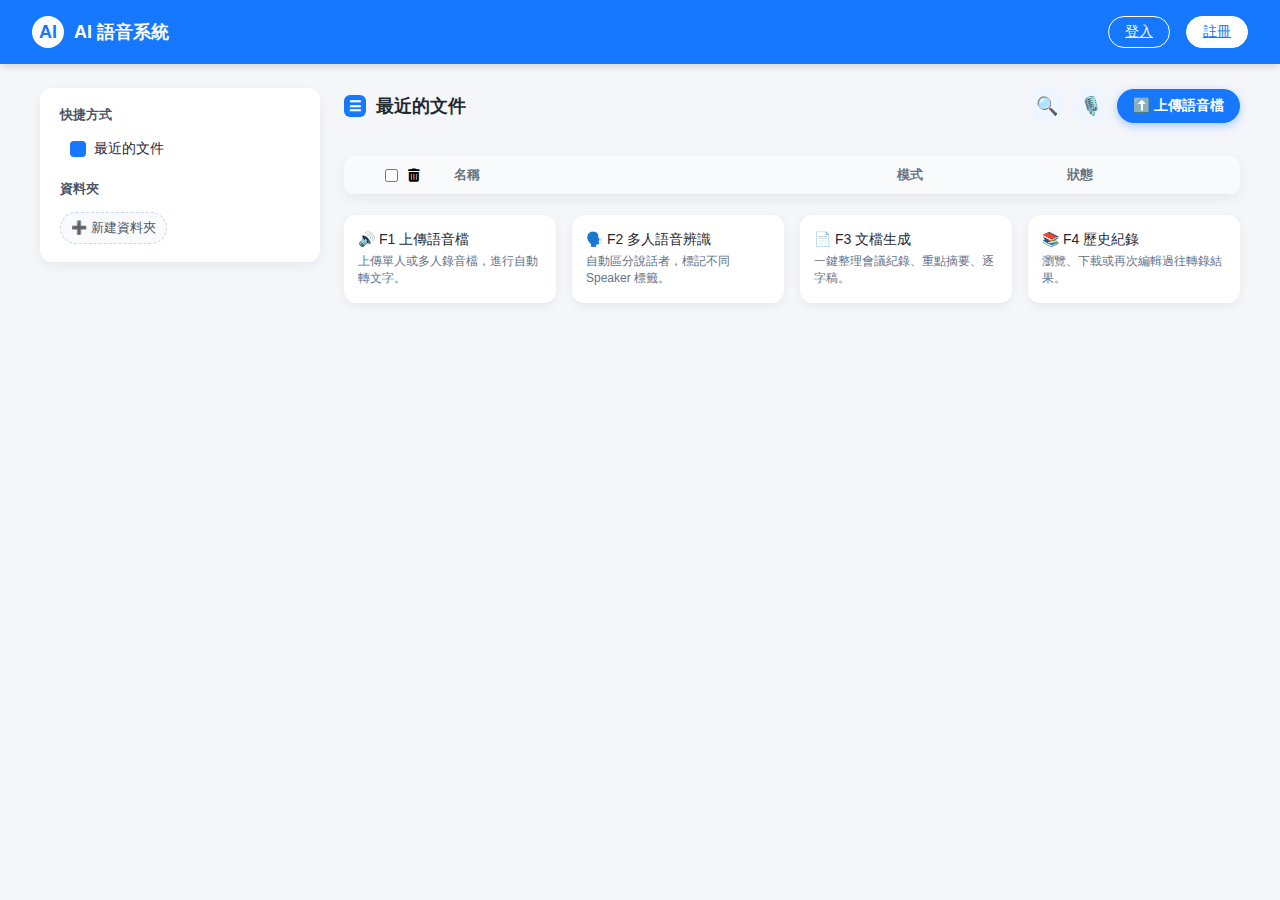
<file: final/final/index.html>
<!DOCTYPE html>
<html lang="zh-Hant">
<head>
  <meta charset="UTF-8" />
  <meta name="viewport" content="width=device-width, initial-scale=1.0" />
  <title>主介面 Dashboard</title>
  <link rel="stylesheet" href="https://cdnjs.cloudflare.com/ajax/libs/font-awesome/6.4.0/css/all.min.css">
  <link rel="stylesheet" href="style.css" />
</head>
<body>
  <!-- 頂部導覽列 -->
  <header class="topbar">
    <div class="topbar-left">
      <div class="logo-dot">AI</div>
      <div>AI 語音系統</div>
    </div>
    <div class="topbar-right">
      <a href="login.html" class="auth-btn">登入</a>
      <a href="register.html" class="auth-btn auth-btn--primary">註冊</a>
    </div>
  </header>

  <!-- 主內容布局 -->
  <main class="layout">
    <!-- 左側：快捷方式 / 資料夾 -->
    <aside class="left-panel">
      <section class="card">
        <div class="section-label">快捷方式</div>
        <div class="shortcut-item">
          <span class="shortcut-dot"></span>
          <span>最近的文件</span>
        </div>

        <div class="section-label section-label--spaced">資料夾</div>
        <button class="folder-new">
          ➕ 新建資料夾
        </button>
      </section>
    </aside>

    <!-- 右側主內容 -->
    <section class="content-panel">
      <!-- 標題列＋工具列 -->
      <div class="content-header">
        <div class="content-header-left">
          <span class="icon">☰</span>
          <span>最近的文件</span>
        </div>
        <div class="content-header-right">
          <button class="icon-btn" id = "search-icon-btn" style = "cursor:pointer;" aria-label="搜尋">🔍</button>
          <button class="icon-btn" id="recordBtn" aria-label="錄音">🎙️</button>
          <button class="toolbar-btn" id = "upload-trigger-btn">⬆️ 上傳語音檔</button>
        </div>
      </div>

      <!-- 文件清單 -->
      <section class="card file-list-card">
        <!-- 標題列 -->
		<div class="file-header-row">
			
			<div class="file-col file-col-checkbox">
				<div class="header-action-wrapper" style="display: flex; gap: 10px; align-items: center;">
					<input type="checkbox" id="select-all-checkbox" style="cursor: pointer;">
					<button id="delete-trigger-btn" style="border: none; background: transparent; cursor: pointer;">
						<i class="fas fa-trash-alt"></i>
					</button>
				</div>
			</div>

			<div class="file-col file-col-name file-col-name-header">名稱</div>
			<div class="file-col file-col-mode">模式</div>
			<div class="file-col file-col-status">狀態</div>
			<div class="file-col file-col-more"></div>
		</div>
		
        <table class="file-table">
			<thead>
				</thead>

			<tbody id="file-list-body">
				<tr class="file-item"></tr>
			</tbody>
		</table>
      </section>

      <!-- 下方功能卡 F1~F4（保留快速入口，如果不需要可以整段刪掉） -->
      <section class="feature-grid">
        <div class="feature-card">
          <div>🔊 F1 上傳語音檔</div>
          <div class="feature-tag">上傳單人或多人錄音檔，進行自動轉文字。</div>
        </div>
        <div class="feature-card">
          <div>🗣️ F2 多人語音辨識</div>
          <div class="feature-tag">自動區分說話者，標記不同 Speaker 標籤。</div>
        </div>
        <div class="feature-card">
          <div>📄 F3 文檔生成</div>
          <div class="feature-tag">一鍵整理會議紀錄、重點摘要、逐字稿。</div>
        </div>
        <div class="feature-card">
          <div>📚 F4 歷史紀錄</div>
          <div class="feature-tag">瀏覽、下載或再次編輯過往轉錄結果。</div>
        </div>
      </section>
    </section>
  </main>

  <!-- 錄音 Modal -->
  <div id="recordModal" class="modal-overlay">
    <div class="modal" role="dialog" aria-modal="true" aria-labelledby="recordModalTitle">
      <div class="modal-header">
        <div class="modal-title" id="recordModalTitle">
          <span class="modal-mic-icon">🎙️</span>
          <span>錄音</span>
        </div>
        <button class="modal-close-btn" id="closeRecordModal" aria-label="關閉">
          ✕
        </button>
      </div>

      <!-- 錄音畫面區塊 -->
      <div class="record-visual">
        <div class="record-status">
          <span class="record-dot"></span>
          <span>正在錄音</span>
        </div>
      </div>

      <!-- 語言選擇 -->
      <div class="modal-section">
        <label class="modal-label" for="record-lang">音訊語言</label>
        <div class="modal-select-wrapper">
          <select id="record-lang" class="modal-select">
            <option>繁體中文 🇹🇼</option>
            <option>English 🇺🇸</option>
            <option>日本語 🇯🇵</option>
          </select>
        </div>
      </div>

      <!-- 轉錄按鈕 -->
      <div class="modal-actions">
        <button class="primary-btn modal-main-btn" type="button">
          轉錄
        </button>
      </div>

      <!-- 底部暫停錄音 -->
      <div class="modal-footer-row">
        <button class="text-btn" type="button">
          ⏸ 暫停錄音
        </button>
      </div>
    </div>
  </div>
  
  <!--搜尋Modal-->
	<div id="full-screen-search-modal" style="display: none;">
        <div class="modal-content search-box-style">
            <input type="text" id="modal-search-input" placeholder="搜尋檔案..." class="modal-search-input">
            <button id="close-modal-btn" class="close-button">×</button>
        </div>
    </div>
	
	
	
	<!--上傳Modal-->
	<div id="upload-modal" style="display: none;">
		<div class="modal-content search-box-style upload-modal-size">
			
			<div style="display: flex; justify-content: space-between; width: 100%; margin-bottom: 20px;">
				<h3 style="margin: 0; font-size: 20px;">上傳新檔案</h3>
				<button id="close-upload-btn" style="background: none; border: none; font-size: 24px; cursor: pointer;">×</button>
			</div>

			<div style="width: 100%; border: 2px dashed #007bff; background-color: #f8f9fa; padding: 30px; display: flex; flex-direction: column; align-items: center; margin-bottom: 20px; border-radius: 8px;">
				<i class="fas fa-cloud-upload-alt" style="font-size: 40px; color: #007bff; margin-bottom: 10px;"></i>
				<p style="margin: 0; color: #666;">點擊選擇檔案</p>
				<input type="file" id="file-input" style="margin-top: 15px;">
			</div>

			<button id="confirm-upload-btn" style="width: 100%; background-color: #007bff; color: white; padding: 12px; border: none; border-radius: 5px; cursor: pointer; font-size: 16px;">
				開始上傳
			</button>
		</div>
	</div>
	
	<script src = "record_voice.js"></script>
	<script src = "search.js"></script>
	<script src = "upload.js"></script>
	<script src = "select.js"></script>
	<script src = "delete.js"></script>
	
</body>
</html>
</file>
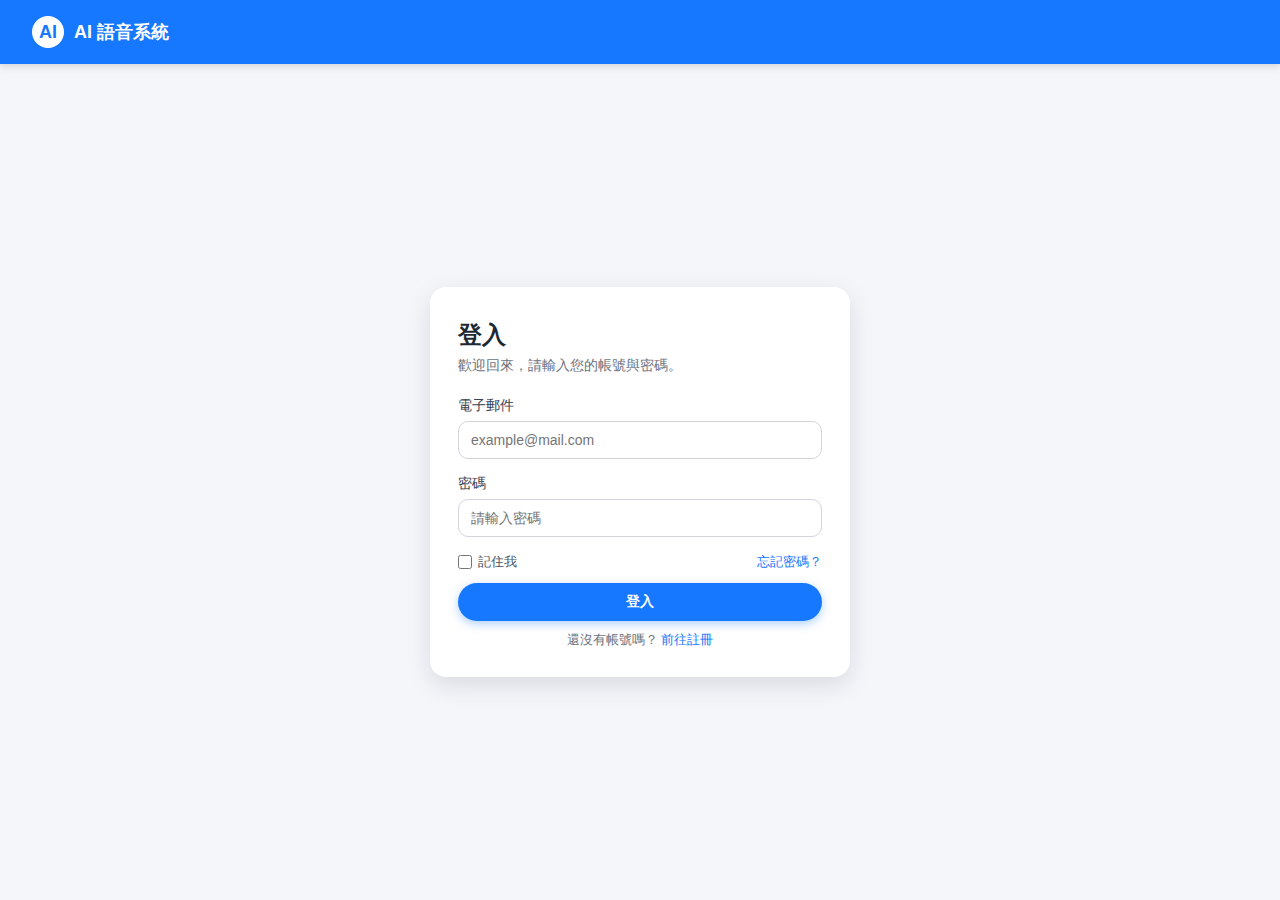
<file: final/final/login.html>
<!DOCTYPE html>
<html lang="zh-Hant">
<head>
  <meta charset="UTF-8" />
  <meta name="viewport" content="width=device-width, initial-scale=1.0" />
  <title>登入 - AI 語音系統</title>
  <link rel="stylesheet" href="style.css" />
</head>
<body>
  <!-- 頂部導覽列 -->
  <header class="topbar">
    <div class="topbar-left">
      <div class="logo-dot">AI</div>
      <div>AI 語音系統</div>
    </div>
    <div class="topbar-right">
     
    </div>
  </header>

  <!-- 置中登入卡片 -->
  <main class="auth-page-main">
    <section class="auth-card">
      <h1 class="auth-title">登入</h1>
      <p class="auth-subtitle">歡迎回來，請輸入您的帳號與密碼。</p>

      <form action="#" method="post" class="auth-form">
        <div class="form-group">
          <label for="login-email">電子郵件</label>
          <input type="email" id="login-email" name="email" placeholder="example@mail.com" required />
        </div>

        <div class="form-group">
          <label for="login-password">密碼</label>
          <input type="password" id="login-password" name="password" placeholder="請輸入密碼" required />
        </div>

        <div class="form-extra-row">
          <label class="checkbox-label">
            <input type="checkbox" name="remember" />
            <span>記住我</span>
          </label>
          <a href="#" class="link-text">忘記密碼？</a>
        </div>

        <div class="auth-actions">
          <button type="submit" class="primary-btn">登入</button>
          <p class="auth-footer-text">
            還沒有帳號嗎？
            <a href="register.html" class="link-text">前往註冊</a>
          </p>
        </div>
      </form>
    </section>
  </main>
</body>
</html>
</file>
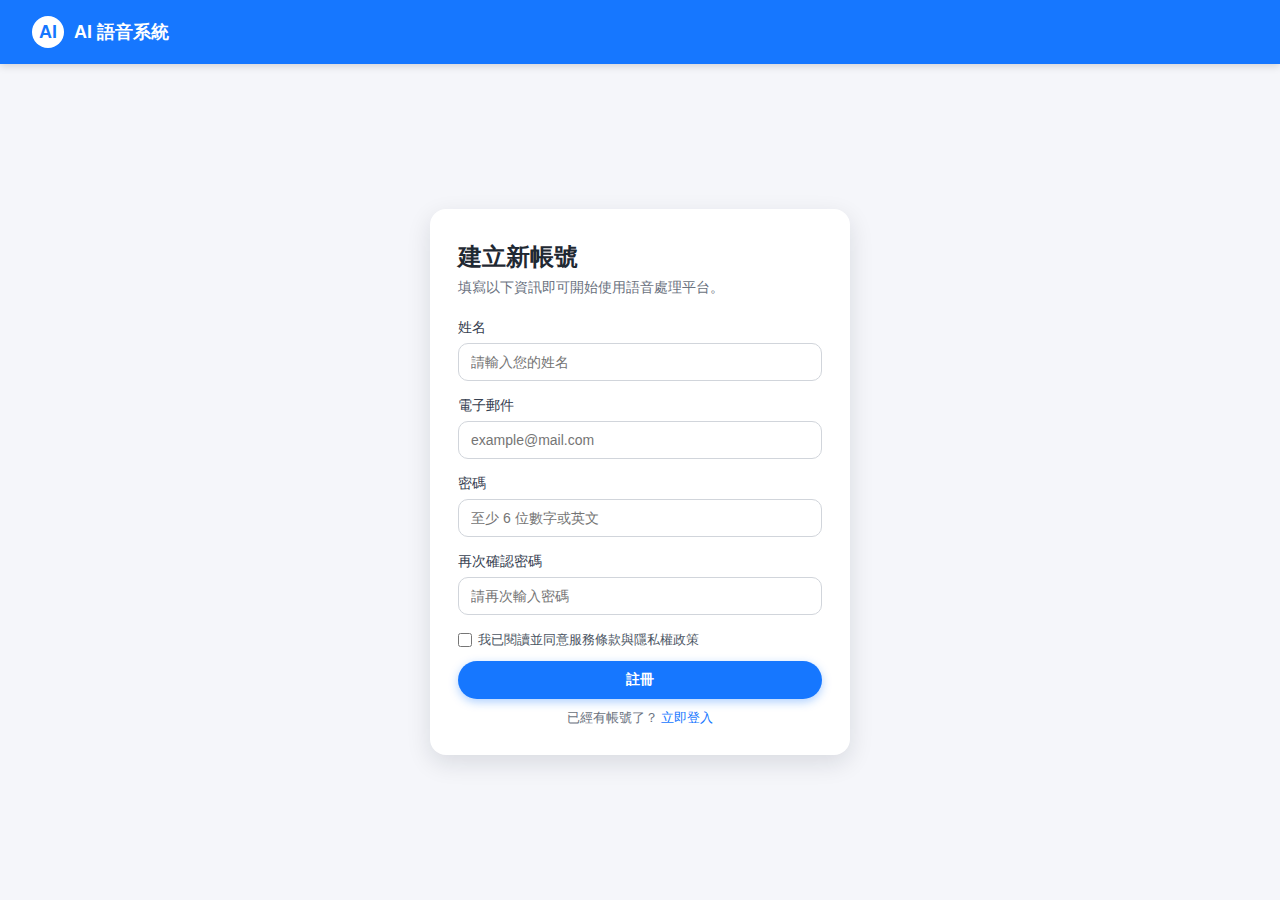
<file: final/final/register.html>
<!DOCTYPE html>
<html lang="zh-Hant">
<head>
  <meta charset="UTF-8" />
  <meta name="viewport" content="width=device-width, initial-scale=1.0" />
  <title>註冊 - AI 語音系統</title>
  <link rel="stylesheet" href="style.css" />
</head>
<body>
  <!-- 頂部導覽列 -->
  <header class="topbar">
    <div class="topbar-left">
      <div class="logo-dot">AI</div>
      <div>AI 語音系統</div>
    </div>
    <div class="topbar-right">
      
    </div>
  </header>

  <!-- 置中註冊卡片 -->
  <main class="auth-page-main">
    <section class="auth-card">
      <h1 class="auth-title">建立新帳號</h1>
      <p class="auth-subtitle">填寫以下資訊即可開始使用語音處理平台。</p>

      <form action="#" method="post" class="auth-form">
        <div class="form-group">
          <label for="reg-name">姓名</label>
          <input type="text" id="reg-name" name="name" placeholder="請輸入您的姓名" required />
        </div>

        <div class="form-group">
          <label for="reg-email">電子郵件</label>
          <input type="email" id="reg-email" name="email" placeholder="example@mail.com" required />
        </div>

        <div class="form-group">
          <label for="reg-password">密碼</label>
          <input type="password" id="reg-password" name="password" placeholder="至少 6 位數字或英文" required />
        </div>

        <div class="form-group">
          <label for="reg-password-confirm">再次確認密碼</label>
          <input type="password" id="reg-password-confirm" name="password_confirm" placeholder="請再次輸入密碼" required />
        </div>

        <div class="form-extra-row">
          <label class="checkbox-label">
            <input type="checkbox" name="agree" required />
            <span>我已閱讀並同意服務條款與隱私權政策</span>
          </label>
        </div>

        <div class="auth-actions">
          <button type="submit" class="primary-btn">註冊</button>
          <p class="auth-footer-text">
            已經有帳號了？
            <a href="login.html" class="link-text">立即登入</a>
          </p>
        </div>
      </form>
    </section>
  </main>
</body>
</html>
</file>
<file: final/final/style.css>
* {
  box-sizing: border-box;
  margin: 0;
  padding: 0;
}

body {
  font-family: "Noto Sans TC", -apple-system, BlinkMacSystemFont, "Segoe UI",
    sans-serif;
  background: #f5f6fa;
  color: #1f2933;
}

/* 頂部導覽列 */
.topbar {
  width: 100%;
  height: 64px;
  background: #1677ff;
  color: #fff;
  display: flex;
  align-items: center;
  justify-content: space-between;
  padding: 0 32px;
  box-shadow: 0 2px 8px rgba(0, 0, 0, 0.15);
  position: sticky;
  top: 0;
  z-index: 10;
}

.topbar-left {
  display: flex;
  align-items: center;
  gap: 10px;
  font-weight: 600;
  font-size: 18px;
}

.logo-dot {
  width: 32px;
  height: 32px;
  border-radius: 50%;
  background: #ffffff;
  display: flex;
  align-items: center;
  justify-content: center;
  font-size: 18px;
  color: #1677ff;
  font-weight: 700;
}

.topbar-right {
  display: flex;
  align-items: center;
  gap: 16px;
  font-size: 14px;
}

.auth-btn {
  padding: 6px 16px;
  border-radius: 999px;
  border: 1px solid #ffffff;
  background: transparent;
  color: #ffffff;
  font-size: 14px;
  cursor: pointer;
  transition: background 0.15s, color 0.15s, transform 0.15s,
    box-shadow 0.15s;
}

.auth-btn:hover {
  background: rgba(255, 255, 255, 0.15);
  transform: translateY(-1px);
  box-shadow: 0 2px 6px rgba(0, 0, 0, 0.2);
}

.auth-btn--primary {
  background: #ffffff;
  color: #1677ff;
  border-color: #ffffff;
}

.auth-btn--primary:hover {
  background: #f1f5ff;
  color: #145cc4;
}


.user-avatar {
  width: 32px;
  height: 32px;
  border-radius: 50%;
  background: #fff;
  overflow: hidden;
  display: flex;
  align-items: center;
  justify-content: center;
  font-size: 16px;
  font-weight: 600;
  color: #1677ff;
}

/* 主版面 */
.layout {
  display: flex;
  padding: 24px 40px;
  gap: 24px;
  max-width: 1400px;
  margin: 0 auto;
}

/* 左側資訊卡 */
.left-panel {
  width: 280px;
  display: flex;
  flex-direction: column;
  gap: 16px;
}

.card {
  background: #fff;
  border-radius: 12px;
  box-shadow: 0 4px 12px rgba(15, 23, 42, 0.06);
  padding: 18px 20px;
}

.primary-btn {
  width: 100%;
  padding: 10px 14px;
  border-radius: 999px;
  border: none;
  background: #1677ff;
  color: #fff;
  font-size: 14px;
  font-weight: 600;
  cursor: pointer;
  display: flex;
  align-items: center;
  justify-content: center;
  gap: 6px;
  box-shadow: 0 3px 10px rgba(22, 119, 255, 0.35);
  transition: background 0.15s, transform 0.15s, box-shadow 0.15s;
}

.primary-btn:hover {
  background: #145cc4;
  transform: translateY(-1px);
  box-shadow: 0 5px 14px rgba(22, 119, 255, 0.45);
}

.section-label {
  font-size: 13px;
  font-weight: 600;
  color: #4b5563;
  margin-bottom: 8px;
}

/* 給「資料夾」那行多一點上方間距 */
.section-label--spaced {
  margin-top: 14px;
}

.shortcut-item {
  font-size: 14px;
  padding: 8px 10px;
  border-radius: 8px;
  display: flex;
  align-items: center;
  gap: 8px;
  cursor: pointer;
  transition: background 0.15s;
}

.shortcut-item:hover {
  background: #f3f4ff;
}

.shortcut-dot {
  width: 16px;
  height: 16px;
  border-radius: 4px;
  background: #1677ff;
  display: inline-block;
}

.folder-new {
  margin-top: 6px;
  display: inline-flex;
  align-items: center;
  gap: 6px;
  padding: 6px 10px;
  border-radius: 999px;
  border: 1px dashed #cbd5f5;
  font-size: 13px;
  color: #4b5563;
  cursor: pointer;
  background: #f9fafb;
}

/* 右側主內容區 */
.content-panel {
  flex: 1;
  display: flex;
  flex-direction: column;
  gap: 20px;
}

.content-header {
  display: flex;
  align-items: center;
  justify-content: space-between;
  font-size: 18px;
  font-weight: 600;
  margin-bottom: 12px;
}

.content-header-left {
  display: flex;
  align-items: center;
  gap: 10px;
}

.content-header-right {
  display: flex;
  align-items: center;
  gap: 8px;
}

.icon-btn {
  width: 36px;
  height: 36px;
  border-radius: 999px;
  border: none;
  background: #eff6ff;
  display: flex;
  align-items: center;
  justify-content: center;
  font-size: 18px;
  cursor: pointer;
  transition: background 0.15s, transform 0.15s, box-shadow 0.15s;
}

.icon-btn:hover {
  background: #dbeafe;
  transform: translateY(-1px);
  box-shadow: 0 2px 6px rgba(15, 23, 42, 0.18);
}

.toolbar-btn {
  padding: 8px 16px;
  border-radius: 999px;
  border: none;
  background: #1677ff;
  color: #ffffff;
  font-size: 14px;
  font-weight: 600;
  cursor: pointer;
  display: inline-flex;
  align-items: center;
  justify-content: center;
  gap: 6px;
  box-shadow: 0 3px 10px rgba(22, 119, 255, 0.35);
  transition: background 0.15s, transform 0.15s, box-shadow 0.15s;
}

.toolbar-btn:hover {
  background: #145cc4;
  transform: translateY(-1px);
  box-shadow: 0 5px 14px rgba(22, 119, 255, 0.45);
}



.content-header span.icon {
  width: 22px;
  height: 22px;
  border-radius: 6px;
  background: #1677ff;
  display: flex;
  align-items: center;
  justify-content: center;
  color: #fff;
  font-size: 14px;
}

.welcome-card {
  margin-top: 10px;
  padding: 24px 28px 22px;
  display: flex;
  flex-direction: column;
  gap: 18px;
}

.welcome-title {
  font-size: 20px;
  font-weight: 600;
  margin-bottom: 4px;
}

.welcome-sub {
  font-size: 14px;
  color: #6b7280;
}

.welcome-main {
  display: flex;
  align-items: center;
  gap: 24px;
  flex-wrap: wrap;
}

.welcome-actions {
  display: flex;
  flex-direction: column;
  gap: 10px;
}

.tip-row {
  display: flex;
  align-items: center;
  gap: 10px;
  font-size: 13px;
  color: #6b7280;
  margin-top: 6px;
}

.tip-badge {
  font-size: 12px;
  border-radius: 999px;
  background: #e0edff;
  padding: 2px 10px;
  color: #2563eb;
  font-weight: 600;
}

.mic-badge {
  margin-left: auto;
  display: inline-flex;
  align-items: center;
  gap: 6px;
  font-size: 13px;
  color: #4b5563;
}

/* 下方功能卡片（F1~F4） */
.feature-grid {
  display: grid;
  grid-template-columns: repeat(4, minmax(0, 1fr));
  gap: 16px;
}

.feature-card {
  background: #fff;
  border-radius: 12px;
  padding: 16px 14px;
  box-shadow: 0 3px 10px rgba(15, 23, 42, 0.06);
  font-size: 14px;
  display: flex;
  flex-direction: column;
  gap: 4px;
  cursor: pointer;
  transition: transform 0.15s, box-shadow 0.15s, background 0.15s;
}

.feature-card:hover {
  transform: translateY(-2px);
  box-shadow: 0 6px 14px rgba(15, 23, 42, 0.1);
  background: #f8f9ff;
}

.feature-tag {
  font-size: 12px;
  color: #64748b;
}

/* RWD */
@media (max-width: 960px) {
  .layout {
    flex-direction: column;
    padding: 16px 16px 32px;
  }
  .left-panel {
    width: 100%;
    order: 2;
  }
  .content-panel {
    order: 1;
  }
  .feature-grid {
    grid-template-columns: repeat(2, minmax(0, 1fr));
  }
}

@media (max-width: 600px) {
  .topbar {
    padding: 0 16px;
  }
  .feature-grid {
    grid-template-columns: 1fr;
  }
}

/* ====== 登入 / 註冊共用樣式 ====== */

.auth-page-main {
  min-height: calc(100vh - 64px); /* 扣掉上方 topbar 的高度 */
  display: flex;
  align-items: center;
  justify-content: center;
  padding: 40px 16px;
}

.auth-card {
  background: #ffffff;
  border-radius: 16px;
  box-shadow: 0 8px 24px rgba(15, 23, 42, 0.12);
  width: 100%;
  max-width: 420px;
  padding: 32px 28px 28px;
}

.auth-title {
  font-size: 24px;
  font-weight: 700;
  margin-bottom: 6px;
}

.auth-subtitle {
  font-size: 14px;
  color: #6b7280;
  margin-bottom: 22px;
}

.auth-form {
  margin-top: 4px;
}

.form-group {
  margin-bottom: 16px;
}

.form-group label {
  display: block;
  font-size: 14px;
  color: #374151;
  margin-bottom: 6px;
}

.form-group input {
  width: 100%;
  padding: 10px 12px;
  border-radius: 10px;
  border: 1px solid #d1d5db;
  font-size: 14px;
  outline: none;
  transition: border-color 0.15s, box-shadow 0.15s;
}

.form-group input:focus {
  border-color: #1677ff;
  box-shadow: 0 0 0 1px rgba(22, 119, 255, 0.35);
}

.form-extra-row {
  display: flex;
  align-items: center;
  justify-content: space-between;
  gap: 8px;
  margin: 4px 0 12px;
}

.checkbox-label {
  display: inline-flex;
  align-items: center;
  gap: 6px;
  font-size: 13px;
  color: #4b5563;
}

.checkbox-label input {
  width: 14px;
  height: 14px;
}

.link-text {
  font-size: 13px;
  color: #1677ff;
  text-decoration: none;
}

.link-text:hover {
  text-decoration: underline;
}

.auth-actions {
  margin-top: 10px;
  display: flex;
  flex-direction: column;
  gap: 10px;
}

.auth-footer-text {
  font-size: 13px;
  color: #6b7280;
  text-align: center;
}

/* 小螢幕調整 */
@media (max-width: 480px) {
  .auth-card {
    padding: 24px 18px 20px;
  }
}

/* ====== 文件清單列表 ====== */

.file-list-card {
  padding: 0;
  overflow: hidden;
}

.file-header-row,
.file-row {
  display: flex;
  align-items: center;
  padding: 10px 18px;
}

.file-header-row {
  background: #f9fafb;
  font-size: 13px;
  font-weight: 600;
  color: #6b7280;
  border-bottom: 1px solid #e5e7eb;
}

.file-row {
  font-size: 14px;
  border-top: 1px solid #f3f4f6;
}

.file-row:hover {
  background: #f9fafc;
}

/* 各欄位寬度 */
.file-col {
  display: flex;
  align-items: center;
}

.file-col-checkbox {
  flex: 0 0 80px !important; 
  justify-content: center;
  display: flex;           /* 確保 flex 屬性生效 */
  align-items: center;     /* 垂直置中 */
}

/* === 第一欄專用樣式 (Checkbox + 垃圾桶) === */

/* 1. 設定欄位寬度與排版 */
.file-col-checkbox-group {
    flex: 0 0 80px;          /* 設定固定寬度 80px (原本是 40px 太擠了) */
    display: flex;           /* 使用 Flex 排版 */
    align-items: center;     /* 垂直置中 */
    justify-content: center; /* 水平置中 */
}

/* 2. 內部容器：控制間距 */
.header-action-wrapper {
    display: flex;
    align-items: center;
    gap: 12px;               /* 全選框與垃圾桶之間的距離 */
}

/* 3. 全選框樣式 */
.header-checkbox {
    cursor: pointer;
    width: 16px;
    height: 16px;
    margin: 0;
}

/* 4. 刪除按鈕 (垃圾桶) 樣式 */
.header-delete-btn {
    border: none;            /* 無邊框 */
    cursor: pointer;
    font-size: 100%;         /* 圖標大小 */
    color: #333333;          /* 平常是灰色 */
    padding: 6px;            /* 增加點擊範圍 */
    border-radius: 4px;
    display: flex;
    align-items: center;
    justify-content: center;
    transition: all 0.2s ease;
}

/* 5. 滑鼠移上去的效果 */
.header-delete-btn:hover {
    color: #dc3545;            /* 變紅色 */
    background-color: #fee2e2; /* 淡淡的粉紅背景 */
    transform: scale(1.1);     /* 稍微放大 */
}



.file-col-name-header {
  font-size: 13px;
}

.file-col-name {
  flex: 1 1 auto;
  min-width: 0;
  padding-left: 12px !important;
}

/* 3. 模式欄：補上 30px 的縮排並靠左 */
.file-col-mode {
  flex: 0 0 140px;
  justify-content: flex-start !important; /* 強制靠左 */
  padding-left: 30px !important;          /* 跟 JS 的 30px 對齊 */
}

/* 4. 狀態欄：補上 30px 的縮排並靠左 */
.file-col-status {
  flex: 0 0 120px;
  gap: 6px;
  justify-content: flex-start !important; /* 強制靠左 */
  padding-left: 30px !important;          /* 跟 JS 的 30px 對齊 */
}

.file-col-more {
  flex: 0 0 40px;
  justify-content: flex-end;
  color: #9ca3af;
}

.file-table{
	width: 100%;
}

/* 名稱與副標 */
.file-name-main {
  font-weight: 500;
  white-space: nowrap;
  overflow: hidden;
  text-overflow: ellipsis;
}

.file-name-meta {
  font-size: 12px;
  color: #9ca3af;
  margin-top: 2px;
}

/* 模式 badge */
.mode-badge {
  display: inline-flex;
  align-items: center;
  padding: 3px 8px;
  border-radius: 999px;
  background: #eff6ff;
  color: #1d4ed8;
  font-size: 12px;
}

/* 狀態點 */
.status-dot {
  width: 8px;
  height: 8px;
  border-radius: 999px;
  display: inline-block;
}

.status-dot--success {
  background: #16a34a;
}

.status-dot--processing {
  background: #f59e0b;
}

.status-dot--failed {
  background: #ef4444;
}

/* 小螢幕時讓列表可以左右捲動 */
@media (max-width: 768px) {
  .file-list-card {
    overflow-x: auto;
  }

  .file-header-row,
  .file-row {
    min-width: 600px;
  }
}

/* ====== 錄音 Modal ====== */

.modal-overlay {
  position: fixed;
  inset: 0;
  background: rgba(15, 23, 42, 0.45);
  display: flex;
  align-items: center;
  justify-content: center;
  z-index: 50;
  opacity: 0;
  pointer-events: none;
  transition: opacity 0.2s ease;
}

.modal-overlay.open {
  opacity: 1;
  pointer-events: auto;
}

.modal {
  background: #ffffff;
  border-radius: 16px;
  box-shadow: 0 12px 32px rgba(15, 23, 42, 0.35);
  width: 520px;
  max-width: calc(100% - 32px);
  padding: 24px 24px 20px;
}

.modal-header {
  display: flex;
  align-items: center;
  justify-content: space-between;
  margin-bottom: 16px;
}

.modal-title {
  display: flex;
  align-items: center;
  gap: 8px;
  font-size: 20px;
  font-weight: 600;
}

.modal-mic-icon {
  font-size: 22px;
}

.modal-close-btn {
  border: none;
  background: transparent;
  font-size: 20px;
  cursor: pointer;
  color: #6b7280;
  padding: 2px 4px;
}

.modal-close-btn:hover {
  color: #111827;
}

/* 錄音畫面灰色區塊 */
.record-visual {
  border-radius: 12px;
  background: #f3f4f6;
  height: 180px;
  margin-bottom: 12px;
  position: relative;
  padding: 14px 16px;
}

.record-status {
  position: absolute;
  left: 16px;
  bottom: 12px;
  display: flex;
  align-items: center;
  gap: 6px;
  font-size: 14px;
  color: #6b7280;
}

.record-dot {
  width: 8px;
  height: 8px;
  border-radius: 999px;
  background: #ef4444;
}

/* 語言選擇區 */
.modal-section {
  margin-top: 10px;
  margin-bottom: 14px;
}

.modal-label {
  display: block;
  font-size: 14px;
  color: #374151;
  margin-bottom: 6px;
}

.modal-select-wrapper {
  border-radius: 12px;
  border: 2px solid #1677ff;
  padding: 4px 10px;
}

.modal-select {
  width: 100%;
  border: none;
  outline: none;
  font-size: 14px;
  padding: 8px 0;
  background: transparent;
}

/* 主按鈕 & 底部文字按鈕 */
.modal-actions {
  margin-top: 4px;
}

.modal-main-btn {
  width: 100%;
}

.modal-footer-row {
  margin-top: 10px;
  display: flex;
  justify-content: center;
}

.text-btn {
  border: none;
  background: transparent;
  font-size: 14px;
  color: #6b7280;
  cursor: pointer;
  display: inline-flex;
  align-items: center;
  gap: 4px;
}

.text-btn:hover {
  color: #111827;
}

/* 手機時縮小 modal */
@media (max-width: 480px) {
  .modal {
    padding: 20px 16px 16px;
    width: 100%;
  }

  .record-visual {
    height: 150px;
  }
}
/* 搜尋 */
/* 隱藏彈窗 */
.hidden {
    display: none !important;
}

.modal-overlay {
    /* 固定定位，確保它永遠覆蓋整個視口 */
    position: fixed; 
    top: 0;
    left: 0;
    width: 100%;
    height: 100%;
    
    /* 確保在所有其他元素之上 */
    z-index: 9999; 
    
    /* 半透明黑色背景 (可選，模擬遮罩效果) */
    background-color: rgba(0, 0, 0, 0.4); 
    
    /* 使用 Flexbox 實現水平和垂直置中 */
    display: flex;
    justify-content: center; /* 水平置中 */
    align-items: center; /* 垂直置中 */
}

.search-box-style {
    /* 確保內容寬度和最大寬度，不會佔滿全屏 */
    width: 600px;
    max-width: 90%; 
    
    /* 圓角和陰影 */
    background-color: #fff; /* 白色背景 */
    border-radius: 12px; /* 較大的圓角 */
    box-shadow: 0 8px 30px rgba(0, 0, 0, 0.2); /* 明顯的陰影 */
    
    /* 內部排版：搜尋輸入框和關閉按鈕 */
    display: flex;
    align-items: center;
    padding: 20px 25px;
    
    /* 確保彈窗在遮罩之上 */
    position: relative; 
}

.modal-search-input {
    flex-grow: 1; /* 讓輸入框佔據大部分空間 */
    border: none; /* 移除預設邊框 */
    outline: none; /* 移除點擊時的外框 */
    font-size: 18px;
    padding: 5px 0;
}

.close-button {
    background: none;
    border: none;
    cursor: pointer;
    font-size: 28px;
    color: #555;
    margin-left: 15px;
    line-height: 1;
}

/*上傳*/
/* 上傳彈窗的尺寸調整 (比搜尋框稍微高一點) */
.upload-modal-size {
    flex-direction: column; /* 垂直排列內容 */
    width: 500px;
    padding: 30px;
}

/* 上傳區域的虛線框風格 */
.upload-area {
    width: 100%;
    border: 2px dashed #007bff; /* 藍色虛線 */
    border-radius: 10px;
    background-color: #f8f9fa;
    padding: 30px;
    text-align: center;
    margin-bottom: 20px;
    display: flex;
    flex-direction: column;
    align-items: center;
    justify-content: center;
}

/* 確定上傳按鈕 */
.confirm-btn {
    background-color: #007bff;
    color: white;
    border: none;
    padding: 10px 20px;
    border-radius: 5px;
    cursor: pointer;
    font-size: 16px;
    width: 100%;
    transition: background 0.3s;
}

.confirm-btn:hover {
    background-color: #0056b3;
}
</file>
